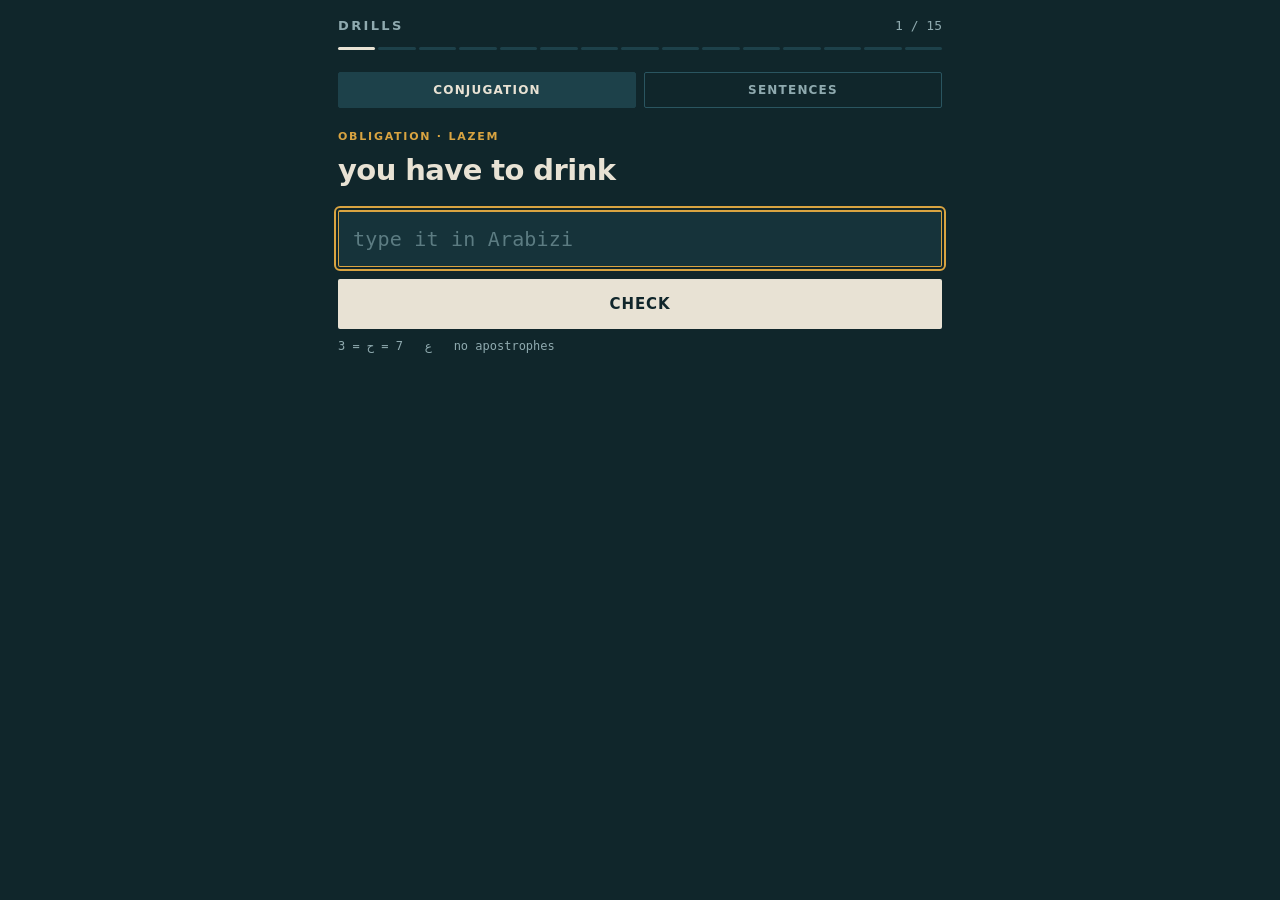
<file: index.html>
<!DOCTYPE html>
<html lang="en">
<head>
<meta charset="utf-8">
<meta name="viewport" content="width=device-width, initial-scale=1, viewport-fit=cover">
<meta name="theme-color" content="#10262B">
<title>Drills — Beirut Lebanese</title>
<meta name="description" content="Offline conjugation and sentence drills for Beirut city Lebanese.">
<link rel="manifest" href="./manifest.webmanifest">
<link rel="icon" href="./icons/icon-192.png" type="image/png">
<link rel="apple-touch-icon" href="./icons/icon-192.png">
<meta name="apple-mobile-web-app-capable" content="yes">
<meta name="apple-mobile-web-app-status-bar-style" content="black-translucent">
<meta name="apple-mobile-web-app-title" content="Drills">
<link rel="stylesheet" href="./ui/styles.css">
</head>
<body>
<div class="wrap">
  <div class="top">
    <div class="mark">Drills</div>
    <div class="count" id="count"></div>
  </div>
  <div class="rail" id="rail"></div>
  <div class="tabs" role="tablist">
    <button class="tab" id="tab-conj" role="tab" aria-selected="true">Conjugation</button>
    <button class="tab" id="tab-sent" role="tab" aria-selected="false">Sentences</button>
  </div>
  <div id="stage"></div>
</div>


<script type="module" src="./ui/app.js"></script>
</body>
</html>
</file>
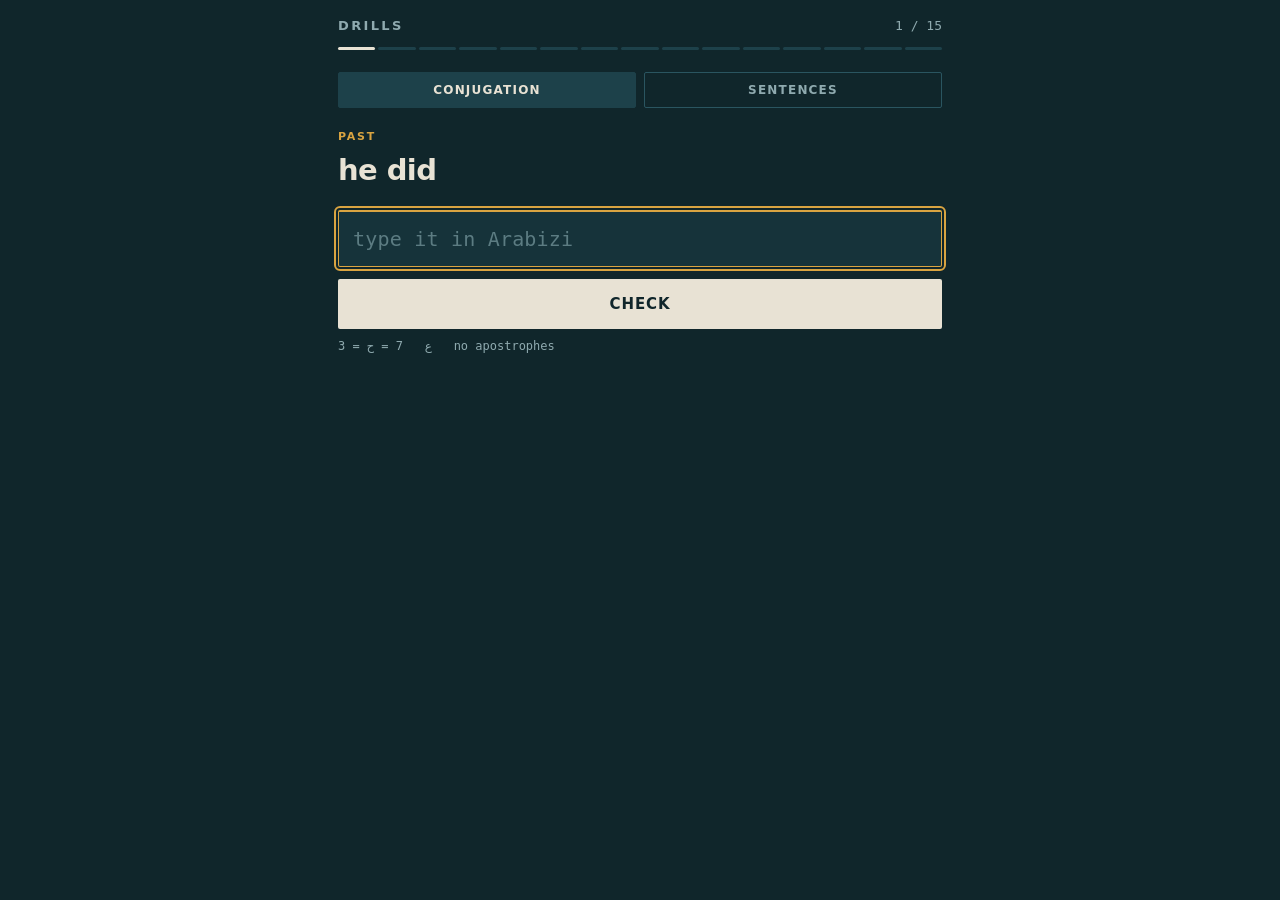
<file: drills.html>
<!DOCTYPE html>
<html lang="en">
<head>
<meta charset="utf-8">
<meta name="viewport" content="width=device-width, initial-scale=1, viewport-fit=cover">
<meta name="theme-color" content="#10262B">
<title>Drills — Beirut Lebanese</title>
<style>
/* ---------- tokens ---------- */
:root{
  --ground:#10262B;      /* deep petrol */
  --surface:#16333A;
  --surface-2:#1D414A;
  --line:#2A5560;
  --limestone:#E8E2D4;
  --muted:#8FAAAF;
  --ochre:#D9A441;       /* the "typing tax" state */
  --seaglass:#6FB3A8;    /* correct */
  --clay:#C8553D;        /* wrong */
  --mono:ui-monospace,"SF Mono",Menlo,Consolas,"Roboto Mono",monospace;
  --sans:system-ui,-apple-system,"Segoe UI",Roboto,sans-serif;
}
*{box-sizing:border-box}
html,body{margin:0;padding:0}
body{
  background:var(--ground);
  color:var(--limestone);
  font-family:var(--sans);
  -webkit-text-size-adjust:100%;
  min-height:100dvh;
  padding:env(safe-area-inset-top) 0 env(safe-area-inset-bottom);
}
.wrap{max-width:640px;margin:0 auto;padding:18px 18px 40px}

/* ---------- header ---------- */
.top{display:flex;align-items:baseline;justify-content:space-between;gap:12px;margin-bottom:14px}
.mark{font-size:13px;letter-spacing:.18em;text-transform:uppercase;color:var(--muted);font-weight:600}
.count{font-family:var(--mono);font-size:13px;color:var(--muted)}
.rail{display:flex;gap:3px;margin-bottom:22px}
.tick{flex:1;height:3px;background:var(--surface-2);border-radius:2px}
.tick.hit{background:var(--seaglass)}
.tick.tax{background:var(--ochre)}
.tick.miss{background:var(--clay)}
.tick.now{background:var(--limestone)}

/* ---------- mode tabs ---------- */
.tabs{display:flex;gap:8px;margin-bottom:22px}
.tab{
  flex:1;padding:10px 8px;background:transparent;color:var(--muted);
  border:1px solid var(--line);border-radius:2px;font-family:var(--sans);
  font-size:12px;letter-spacing:.1em;text-transform:uppercase;font-weight:600;
  cursor:pointer;
}
.tab[aria-selected="true"]{background:var(--surface-2);color:var(--limestone);border-color:var(--surface-2)}

/* ---------- prompt ---------- */
.eyebrow{
  font-size:11px;letter-spacing:.16em;text-transform:uppercase;
  color:var(--ochre);font-weight:700;margin-bottom:10px
}
.prompt{
  font-size:29px;line-height:1.2;font-weight:650;letter-spacing:-.02em;
  margin:0 0 22px;
}
.prompt .lit{color:var(--muted);font-weight:400}

/* ---------- input ---------- */
.field{
  width:100%;padding:15px 14px;background:var(--surface);
  border:1px solid var(--line);border-top-width:2px;border-radius:2px;
  color:var(--limestone);font-family:var(--mono);font-size:20px;
  letter-spacing:.01em;
}
.field:focus{outline:2px solid var(--ochre);outline-offset:2px;border-color:var(--ochre)}
.field::placeholder{color:#5C7C82}
.field:disabled{opacity:.55}
.go{
  width:100%;margin-top:12px;padding:16px;border:0;border-radius:2px;
  background:var(--limestone);color:var(--ground);
  font-family:var(--sans);font-size:15px;font-weight:700;
  letter-spacing:.06em;text-transform:uppercase;cursor:pointer;
}
.go:active{transform:translateY(1px)}
.hint{margin-top:10px;font-size:12px;color:var(--muted);font-family:var(--mono)}

/* ---------- feedback ---------- */
.fb{margin-top:24px;border-left:2px solid var(--line);padding-left:14px}
.fb.correct{border-color:var(--seaglass)}
.fb.tax{border-color:var(--ochre)}
.fb.wrong{border-color:var(--clay)}
.fb .q{font-size:12px;color:var(--muted);margin-bottom:12px;line-height:1.4}
.fb .row{display:flex;gap:9px;align-items:flex-start;margin-bottom:9px;font-size:16px;line-height:1.4}
.fb .row .sym{flex:none;width:20px}
.fb .row .val{font-family:var(--mono);word-break:break-word}
.fb .bad{color:var(--clay)}
.fb .good{color:var(--seaglass)}
.fb .taxc{color:var(--ochre)}
.fb .why{font-size:14px;color:var(--limestone);opacity:.85;line-height:1.5}
.fb .why b{color:var(--ochre);font-weight:600}

/* ---------- score ---------- */
.score{padding:4px 0}
.score h2{font-size:34px;margin:0 0 4px;letter-spacing:-.02em}
.score .sub{color:var(--muted);font-size:14px;margin-bottom:26px}
.bd{border-top:1px solid var(--line);padding:13px 0;display:flex;justify-content:space-between;font-size:15px}
.bd .n{font-family:var(--mono)}
.leak{margin-top:26px}
.leak h3{font-size:11px;letter-spacing:.16em;text-transform:uppercase;color:var(--ochre);margin:0 0 10px}
.leak li{font-family:var(--mono);font-size:14px;margin-bottom:7px;color:var(--limestone)}
.leak ul{margin:0;padding-left:18px}
@media (prefers-reduced-motion:no-preference){
  .fb,.prompt{animation:in .18s ease-out}
  @keyframes in{from{opacity:0;transform:translateY(4px)}to{opacity:1;transform:none}}
}
</style>
</head>
<body>
<div class="wrap">
  <div class="top">
    <div class="mark">Drills</div>
    <div class="count" id="count"></div>
  </div>
  <div class="rail" id="rail"></div>
  <div class="tabs" role="tablist">
    <button class="tab" id="tab-conj" role="tab" aria-selected="true">Conjugation</button>
    <button class="tab" id="tab-sent" role="tab" aria-selected="false">Sentences</button>
  </div>
  <div id="stage"></div>
</div>

<script>
/* ===================================================================
   BLOCK 1 — DATA.  Every form is explicit and auditable.
   Fix a wrong form here and it is fixed everywhere.
   Paradigm order is always:
   [ana, inta, inte, huwwe, hiyye, ne7na, into, hinne]
   =================================================================== */

const PERSONS = [
  {i:0, en:"I",       has:"have", is3:false, fii:"fiini"},
  {i:1, en:"you",     has:"have", is3:false, fii:"fiik"},
  {i:2, en:"you (f)", has:"have", is3:false, fii:"fiike"},
  {i:3, en:"he",      has:"has",  is3:true,  fii:"fii"},
  {i:4, en:"she",     has:"has",  is3:true,  fii:"fiya"},
  {i:5, en:"we",      has:"have", is3:false, fii:"fiina"},
  {i:6, en:"you all", has:"have", is3:false, fii:"fiikon"},
  {i:7, en:"they",    has:"have", is3:false, fii:"fiyon"}
];
// Feminine address (inte) is off by default — masculine forms only.
const ACTIVE_PERSONS = [0,1,3,4,5,6,7];

const VERBS = [
  {
    id:"ra7", hollow:true, en:{base:"go", s3:"goes", past:"went"},
    past:["ru7t","ru7t","ru7te","ra7","ra7et","ru7na","ru7to","ra7o"],
    bare:["rou7","trou7","trou7e","yrou7","trou7","nrou7","trou7o","yrou7o"],
    bform:["brou7","btrou7","btrou7e","birou7","btrou7","mnrou7","btrou7o","birou7o"],
    comps:[{ar:"3al-bank",en:"to the bank"},{ar:"3al-beit",en:"home"},{ar:"3ash-shighel",en:"to work"}]
  },
  {
    id:"shaaf", hollow:true, en:{base:"see", s3:"sees", past:"saw"},
    past:["shift","shift","shifte","shaaf","shaafet","shifna","shifto","shaafo"],
    bare:["shouf","tshouf","tshoufe","yshouf","tshouf","nshouf","tshoufo","yshoufo"],
    bform:["bshouf","btshouf","btshoufe","bishouf","btshouf","mnshouf","btshoufo","bishoufo"],
    comps:[{ar:"as7aabi",en:"my friends"},{ar:"el-film",en:"the film"}]
  },
  {
    id:"kaan", hollow:true, en:{base:"be", s3:"is", past:"was"},
    past:["kint","kint","kinte","kaan","kaanet","kinna","kinto","kaano"],
    bare:["koun","tkoun","tkoune","ykoun","tkoun","nkoun","tkouno","ykouno"],
    bform:["bkoun","btkoun","btkoune","bikoun","btkoun","mnkoun","btkouno","bikouno"],
    comps:[]
  },
  {
    id:"jaab", hollow:true, en:{base:"bring", s3:"brings", past:"brought"},
    past:["jibt","jibt","jibte","jaab","jaabet","jibna","jibto","jaabo"],
    bare:["jeeb","tjeeb","tjeebe","yjeeb","tjeeb","njeeb","tjeebo","yjeebo"],
    bform:["bjeeb","btjeeb","btjeebe","bijeeb","btjeeb","mnjeeb","btjeebo","bijeebo"],
    comps:[{ar:"el-akel",en:"the food"},{ar:"ahwe",en:"coffee"}]
  },
  {
    id:"naam", hollow:true, en:{base:"sleep", s3:"sleeps", past:"slept"},
    past:["nimt","nimt","nimte","naam","naamet","nimna","nimto","naamo"],
    bare:["naam","tnaam","tnaame","ynaam","tnaam","nnaam","tnaamo","ynaamo"],
    bform:["bnaam","btnaam","btnaame","binaam","btnaam","mnnaam","btnaamo","binaamo"],
    comps:[]
  },
  {
    id:"shirib", hollow:false, en:{base:"drink", s3:"drinks", past:"drank"},
    past:["shribt","shribt","shribte","shirib","shirbet","shribna","shribto","shirbo"],
    bare:["shrab","tishrab","tishrabe","yishrab","tishrab","nishrab","tishrabo","yishrabo"],
    bform:["bishrab","btishrab","btishrabe","byishrab","btishrab","mnishrab","btishrabo","byishrabo"],
    comps:[{ar:"ahwe",en:"coffee"},{ar:"shay",en:"tea"}]
  },
  {
    id:"akal", hollow:false, en:{base:"eat", s3:"eats", past:"ate"},
    past:["akalt","akalt","akalte","akal","akalet","akalna","akalto","akalo"],
    bare:["aakol","taakol","taakle","yaakol","taakol","naakol","taaklo","yaaklo"],
    bform:["baakol","btaakol","btaakle","byaakol","btaakol","mnaakol","btaaklo","byaaklo"],
    comps:[{ar:"bel-mat3am",en:"at the restaurant"}]
  },
  {
    id:"katab", hollow:false, en:{base:"write", s3:"writes", past:"wrote"},
    past:["katabt","katabt","katabte","katab","katbet","katabna","katabto","katabo"],
    bare:["ktob","tiktob","tiktbe","yiktob","tiktob","niktob","tiktbo","yiktbo"],
    bform:["biktob","btiktob","btiktbe","byiktob","btiktob","mniktob","btiktbo","byiktbo"],
    comps:[]
  },
  {
    id:"3imil", hollow:false, en:{base:"do", s3:"does", past:"did"},
    past:["3milt","3milt","3milte","3imil","3imlet","3milna","3milto","3imlo"],
    bare:["3mol","ta3mol","ta3mle","ya3mol","ta3mol","na3mol","ta3mlo","ya3mlo"],
    bform:["ba3mol","bta3mol","bta3mle","bya3mol","bta3mol","mna3mol","bta3mlo","bya3mlo"],
    comps:[]
  }
];

/* Constructions. `slot` says which paradigm the bare verb comes from —
   this is the whole point of the ra7 / lazem / fiini drills. */
const CONSTRUCTIONS = [
  {id:"past",     label:"Past",              slot:"past",  time:"mbaari7", timeEn:"yesterday",
   build:(v,p)=>v.past[p.i],
   en:(v,p)=>`${p.en} ${v.en.past}`},

  {id:"pastNeg",  label:"Past · negative",   slot:"past",  time:"mbaari7", timeEn:"yesterday",
   build:(v,p)=>`ma ${v.past[p.i]}`,
   en:(v,p)=>`${p.en} didn't ${v.en.base}`},

  {id:"pres",     label:"Habitual present",  slot:"bform", time:"kill yom", timeEn:"every day",
   build:(v,p)=>v.bform[p.i],
   en:(v,p)=>`${p.en} ${p.is3?v.en.s3:v.en.base}`},

  {id:"presNeg",  label:"Present · negative",slot:"bform", time:"kill yom", timeEn:"every day",
   build:(v,p)=>`ma ${v.bform[p.i]}`,
   en:(v,p)=>`${p.en} ${p.is3?"doesn't":"don't"} ${v.en.base}`},

  {id:"future",   label:"Future · ra7",      slot:"bare",  time:"bukra", timeEn:"tomorrow",
   build:(v,p)=>`ra7 ${v.bare[p.i]}`,
   en:(v,p)=>`${p.en} will ${v.en.base}`},

  {id:"futureNeg",label:"Future · negative", slot:"bare",  time:"bukra", timeEn:"tomorrow",
   build:(v,p)=>`ma ra7 ${v.bare[p.i]}`,
   en:(v,p)=>`${p.en} won't ${v.en.base}`},

  {id:"lazem",    label:"Obligation · lazem",slot:"bare",  time:"bukra", timeEn:"tomorrow",
   build:(v,p)=>`lazem ${v.bare[p.i]}`,
   en:(v,p)=>`${p.en} ${p.has} to ${v.en.base}`},

  {id:"fiini",    label:"Ability · fiini",   slot:"bare",  time:"bukra", timeEn:"tomorrow",
   build:(v,p)=>`${p.fii} ${v.bare[p.i]}`,
   en:(v,p)=>`${p.en} can ${v.en.base}`}
];

const NOTES = {
  modal:"After <b>ra7 / lazem / fiini</b> the verb takes the bare imperfect: the person prefix stays, the <b>b-</b> drops. Not <i>ra7 brou7</i> — <i>ra7 rou7</i>.",
  hollowShort:"Hollow verb, consonant ending → <b>short stem</b> (ru7t, shift, kint). Long stem only bare or before a vowel ending (ra7, ra7et, ra7o).",
  hollowLong:"Hollow verb, bare or vowel ending → <b>long stem</b> (ra7, ra7et, ra7o). Short stem only before a consonant ending.",
  neg:"<b>ma</b> sits in front of the whole verb and changes nothing inside it.",
  bform:"Habitual present carries the <b>b-</b> prefix on top of the person prefix — byishrab, mnishrab.",
  order:"Time word goes at the front or the very end; the verb block stays together."
};

/* ===================================================================
   BLOCK 2 — GENERATOR.  Pure functions, no DOM. Lift this straight
   into the app; it is the only part that needs to be correct.
   =================================================================== */

const pick = a => a[Math.floor(Math.random()*a.length)];

function personFor(){ return PERSONS[pick(ACTIVE_PERSONS)]; }

function noteFor(c, v, p){
  if(c.slot==="bare" && c.id!=="past") return NOTES.modal;
  if(c.slot==="past" && v.hollow){
    const longStem = [3,4,7].includes(p.i);
    return longStem ? NOTES.hollowLong : NOTES.hollowShort;
  }
  if(c.id==="presNeg"||c.id==="pastNeg") return NOTES.neg;
  if(c.id==="pres") return NOTES.bform;
  return NOTES.bform;
}

function conjugationDrill(){
  const c = pick(CONSTRUCTIONS);
  const v = pick(VERBS);
  const p = personFor();
  const answer = c.build(v,p);
  return {
    eyebrow: c.label,
    prompt: c.en(v,p),
    accept: [answer],
    note: noteFor(c,v,p),
    tag: c.id
  };
}

function sentenceDrill(){
  const c = pick(CONSTRUCTIONS);
  const v = pick(VERBS.filter(x=>x.comps.length));
  const p = personFor();
  const comp = pick(v.comps);
  const core = `${c.build(v,p)} ${comp.ar}`;
  return {
    eyebrow: `${c.label} · full sentence`,
    prompt: `${cap(c.timeEn)}, ${c.en(v,p)} ${comp.en}.`,
    // both word orders are natural — accept either
    accept: [`${c.time} ${core}`, `${core} ${c.time}`],
    note: noteFor(c,v,p) + " " + NOTES.order,
    tag: c.id
  };
}

const cap = s => s[0].toUpperCase()+s.slice(1);

/* ---- answer checking: three states, not two ---- */
function normalise(s){
  return s.toLowerCase().trim().replace(/[.,!?]/g,"").replace(/\s+/g," ");
}
function lev(a,b){
  const m=a.length,n=b.length,d=Array.from({length:m+1},(_,i)=>[i,...Array(n).fill(0)]);
  for(let j=0;j<=n;j++) d[0][j]=j;
  for(let i=1;i<=m;i++) for(let j=1;j<=n;j++)
    d[i][j]=Math.min(d[i-1][j]+1,d[i][j-1]+1,d[i-1][j-1]+(a[i-1]===b[j-1]?0:1));
  return d[m][n];
}
const sortedChars = s => s.replace(/\s/g,"").split("").sort().join("");

// "typing tax": one transposition or one doubled/dropped letter in a word
// he plainly knows. Not a knowledge error — must not be scored as one.
function judge(given, accept){
  const g = normalise(given);
  for(const a of accept){
    const t = normalise(a);
    if(g === t) return {state:"correct", target:a};
    const dist = lev(g,t);
    if(dist <= 1) return {state:"tax", target:a};
    if(dist === 2 && sortedChars(g) === sortedChars(t)) return {state:"tax", target:a};
  }
  return {state:"wrong", target:accept[0]};
}

/* ===================================================================
   BLOCK 3 — UI
   =================================================================== */

const LEN = 15;
let mode = "conj", queue = [], idx = 0, marks = [], leaks = [], retry = null;

function build(){
  queue = Array.from({length:LEN}, () => mode==="conj" ? conjugationDrill() : sentenceDrill());
  idx = 0; marks = []; leaks = []; retry = null;
  render();
}

function rail(){
  const r = document.getElementById("rail");
  r.innerHTML = "";
  for(let i=0;i<LEN;i++){
    const d = document.createElement("div");
    d.className = "tick" + (marks[i] ? " "+({correct:"hit",tax:"tax",wrong:"miss"})[marks[i]] : (i===idx?" now":""));
    r.appendChild(d);
  }
  document.getElementById("count").textContent = idx<LEN ? `${idx+1} / ${LEN}` : `${LEN} / ${LEN}`;
}

function render(){
  rail();
  const stage = document.getElementById("stage");
  if(idx >= LEN) return score();
  const q = queue[idx];
  stage.innerHTML = `
    <div class="eyebrow">${q.eyebrow}</div>
    <p class="prompt">${q.prompt}</p>
    <input class="field" id="ans" placeholder="type it in Arabizi"
      autocomplete="off" autocapitalize="off" autocorrect="off" spellcheck="false" inputmode="latin">
    <button class="go" id="go">Check</button>
    <div class="hint">3 = ع &nbsp; 7 = ح &nbsp; no apostrophes</div>
    <div id="fb"></div>`;
  const input = document.getElementById("ans");
  input.focus();
  const submit = () => check(input.value);
  document.getElementById("go").onclick = submit;
  input.onkeydown = e => { if(e.key === "Enter") submit(); };
}

function check(val){
  if(!val.trim()) return;
  const q = queue[idx];
  const r = judge(val, q.accept);
  marks[idx] = r.state;
  if(r.state === "wrong") leaks.push(`${q.accept[0]}  —  ${q.prompt}`);
  rail();

  const sym = {correct:"✅", tax:"⌫", wrong:"❌"}[r.state];
  const cls = {correct:"good", tax:"taxc", wrong:"bad"}[r.state];
  const fb = document.getElementById("fb");
  fb.className = "fb " + r.state;

  if(r.state === "correct"){
    fb.innerHTML = `
      <div class="q">${q.prompt}</div>
      <div class="row"><span class="sym">✅</span><span class="val good">${r.target}</span></div>`;
    document.getElementById("ans").disabled = true;
    const go = document.getElementById("go");
    go.textContent = "Next"; go.onclick = next;
    document.onkeydown = e => { if(e.key === "Enter") next(); };
    return;
  }

  const taxLine = r.state === "tax"
    ? `<div class="why">Typing tax — letters transposed, not a grammar miss. Not counted against you.</div>`
    : `<div class="why">${q.note}</div>`;

  fb.innerHTML = `
    <div class="q">${q.prompt}</div>
    <div class="row"><span class="sym">${sym}</span><span class="val ${cls}">${val}</span></div>
    <div class="row"><span class="sym">✅</span><span class="val good">${r.target}</span></div>
    <div class="row"><span class="sym">💡</span><span>${taxLine}</span></div>
    <div class="row"><span class="sym">🔁</span><span class="val" style="color:var(--muted)">retype it once to continue</span></div>`;

  retry = r.target;
  const input = document.getElementById("ans");
  input.value = ""; input.focus();
  const go = document.getElementById("go");
  go.textContent = "Confirm";
  const confirm = () => {
    if(judge(input.value, [retry]).state === "wrong") { input.focus(); return; }
    next();
  };
  go.onclick = confirm;
  input.onkeydown = e => { if(e.key === "Enter") confirm(); };
}

function next(){ document.onkeydown = null; idx++; render(); }

function score(){
  document.onkeydown = null;
  const n = s => marks.filter(m => m===s).length;
  const real = LEN - n("tax");
  const pct = real ? Math.round(n("correct")/real*100) : 100;
  document.getElementById("stage").innerHTML = `
    <div class="score">
      <div class="eyebrow">Session done</div>
      <h2>${pct}%</h2>
      <div class="sub">${n("correct")} of ${real} scored items. Typing tax excluded.</div>
      <div class="bd"><span>Correct</span><span class="n">${n("correct")}</span></div>
      <div class="bd"><span>Missed</span><span class="n">${n("wrong")}</span></div>
      <div class="bd"><span>Typing tax</span><span class="n">${n("tax")}</span></div>
      ${leaks.length ? `<div class="leak"><h3>Drill these again</h3><ul>${
        leaks.map(l=>`<li>${l}</li>`).join("")}</ul></div>` : ""}
      <button class="go" id="again" style="margin-top:28px">Run another ${LEN}</button>
    </div>`;
  document.getElementById("again").onclick = build;
}

document.getElementById("tab-conj").onclick = () => setMode("conj");
document.getElementById("tab-sent").onclick = () => setMode("sent");
function setMode(m){
  mode = m;
  document.getElementById("tab-conj").setAttribute("aria-selected", m==="conj");
  document.getElementById("tab-sent").setAttribute("aria-selected", m==="sent");
  build();
}
build();
</script>
</body>
</html>
</file>
<file: ui/styles.css>
/* ---------- tokens ---------- */
:root{
  --ground:#10262B;      /* deep petrol */
  --surface:#16333A;
  --surface-2:#1D414A;
  --line:#2A5560;
  --limestone:#E8E2D4;
  --muted:#8FAAAF;
  --ochre:#D9A441;       /* the "typing tax" state */
  --seaglass:#6FB3A8;    /* correct */
  --clay:#C8553D;        /* wrong */
  --mono:ui-monospace,"SF Mono",Menlo,Consolas,"Roboto Mono",monospace;
  --sans:system-ui,-apple-system,"Segoe UI",Roboto,sans-serif;
}
*{box-sizing:border-box}
html,body{margin:0;padding:0}
body{
  background:var(--ground);
  color:var(--limestone);
  font-family:var(--sans);
  -webkit-text-size-adjust:100%;
  min-height:100dvh;
  padding:env(safe-area-inset-top) 0 env(safe-area-inset-bottom);
}
.wrap{max-width:640px;margin:0 auto;padding:18px 18px 40px}

/* ---------- header ---------- */
.top{display:flex;align-items:baseline;justify-content:space-between;gap:12px;margin-bottom:14px}
.mark{font-size:13px;letter-spacing:.18em;text-transform:uppercase;color:var(--muted);font-weight:600}
.count{font-family:var(--mono);font-size:13px;color:var(--muted)}
.rail{display:flex;gap:3px;margin-bottom:22px}
.tick{flex:1;height:3px;background:var(--surface-2);border-radius:2px}
.tick.hit{background:var(--seaglass)}
.tick.tax{background:var(--ochre)}
.tick.miss{background:var(--clay)}
.tick.now{background:var(--limestone)}

/* ---------- mode tabs ---------- */
.tabs{display:flex;gap:8px;margin-bottom:22px}
.tab{
  flex:1;padding:10px 8px;background:transparent;color:var(--muted);
  border:1px solid var(--line);border-radius:2px;font-family:var(--sans);
  font-size:12px;letter-spacing:.1em;text-transform:uppercase;font-weight:600;
  cursor:pointer;
}
.tab[aria-selected="true"]{background:var(--surface-2);color:var(--limestone);border-color:var(--surface-2)}

/* ---------- prompt ---------- */
.eyebrow{
  font-size:11px;letter-spacing:.16em;text-transform:uppercase;
  color:var(--ochre);font-weight:700;margin-bottom:10px
}
.prompt{
  font-size:29px;line-height:1.2;font-weight:650;letter-spacing:-.02em;
  margin:0 0 22px;
}
.prompt .lit{color:var(--muted);font-weight:400}

/* ---------- input ---------- */
.field{
  width:100%;padding:15px 14px;background:var(--surface);
  border:1px solid var(--line);border-top-width:2px;border-radius:2px;
  color:var(--limestone);font-family:var(--mono);font-size:20px;
  letter-spacing:.01em;
}
.field:focus{outline:2px solid var(--ochre);outline-offset:2px;border-color:var(--ochre)}
.field::placeholder{color:#5C7C82}
.field:disabled{opacity:.55}
.go{
  width:100%;margin-top:12px;padding:16px;border:0;border-radius:2px;
  background:var(--limestone);color:var(--ground);
  font-family:var(--sans);font-size:15px;font-weight:700;
  letter-spacing:.06em;text-transform:uppercase;cursor:pointer;
}
.go:active{transform:translateY(1px)}
.hint{margin-top:10px;font-size:12px;color:var(--muted);font-family:var(--mono)}

/* ---------- feedback ---------- */
.fb{margin-top:24px;border-left:2px solid var(--line);padding-left:14px}
.fb.correct{border-color:var(--seaglass)}
.fb.tax{border-color:var(--ochre)}
.fb.wrong{border-color:var(--clay)}
.fb .q{font-size:12px;color:var(--muted);margin-bottom:12px;line-height:1.4}
.fb .row{display:flex;gap:9px;align-items:flex-start;margin-bottom:9px;font-size:16px;line-height:1.4}
.fb .row .sym{flex:none;width:20px}
.fb .row .val{font-family:var(--mono);word-break:break-word}
.fb .bad{color:var(--clay)}
.fb .good{color:var(--seaglass)}
.fb .taxc{color:var(--ochre)}
.fb .why{font-size:14px;color:var(--limestone);opacity:.85;line-height:1.5}
.fb .why b{color:var(--ochre);font-weight:600}

/* ---------- score ---------- */
.score{padding:4px 0}
.score h2{font-size:34px;margin:0 0 4px;letter-spacing:-.02em}
.score .sub{color:var(--muted);font-size:14px;margin-bottom:26px}
.bd{border-top:1px solid var(--line);padding:13px 0;display:flex;justify-content:space-between;font-size:15px}
.bd .n{font-family:var(--mono)}
.leak{margin-top:26px}
.leak h3{font-size:11px;letter-spacing:.16em;text-transform:uppercase;color:var(--ochre);margin:0 0 10px}
.leak li{font-family:var(--mono);font-size:14px;margin-bottom:7px;color:var(--limestone)}
.leak ul{margin:0;padding-left:18px}
@media (prefers-reduced-motion:no-preference){
  .fb,.prompt{animation:in .18s ease-out}
  @keyframes in{from{opacity:0;transform:translateY(4px)}to{opacity:1;transform:none}}
}
</file>
